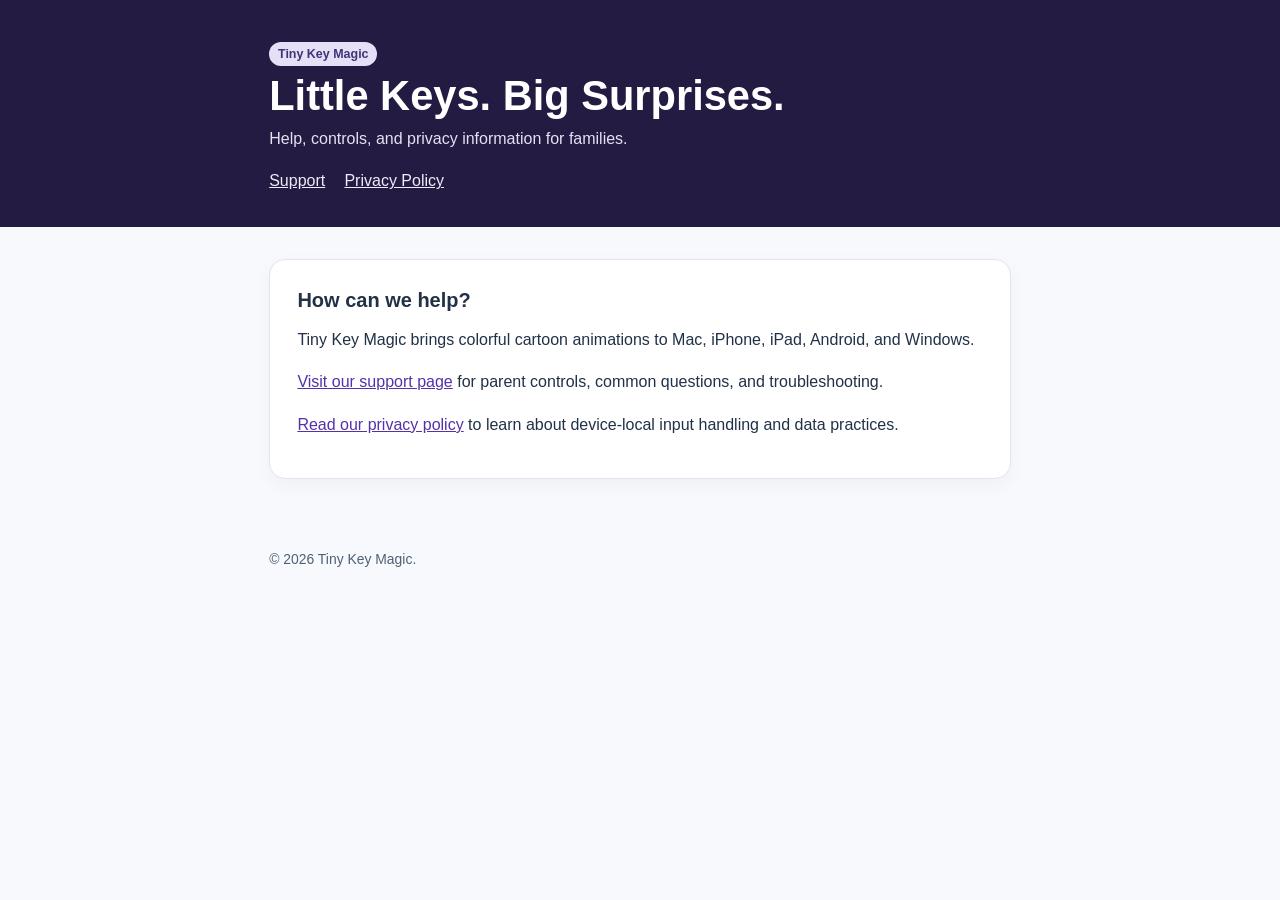
<file: index.html>
<!doctype html>
<html lang="en"><head><meta charset="utf-8"><meta name="viewport" content="width=device-width, initial-scale=1"><meta name="description" content="Tiny Key Magic support and privacy information."><title>Tiny Key Magic — Support & Privacy</title><link rel="stylesheet" href="style.css"></head>
<body><header><div class="wrap"><span class="tag">Tiny Key Magic</span><h1>Little Keys. Big Surprises.</h1><p>Help, controls, and privacy information for families.</p><nav><a href="support.html">Support</a><a href="privacy.html">Privacy Policy</a></nav></div></header>
<main><section class="card"><h2>How can we help?</h2><p>Tiny Key Magic brings colorful cartoon animations to Mac, iPhone, iPad, Android, and Windows.</p><p><a href="support.html">Visit our support page</a> for parent controls, common questions, and troubleshooting.</p><p><a href="privacy.html">Read our privacy policy</a> to learn about device-local input handling and data practices.</p></section></main>
<footer><small>© 2026 Tiny Key Magic.</small></footer></body></html>
</file>
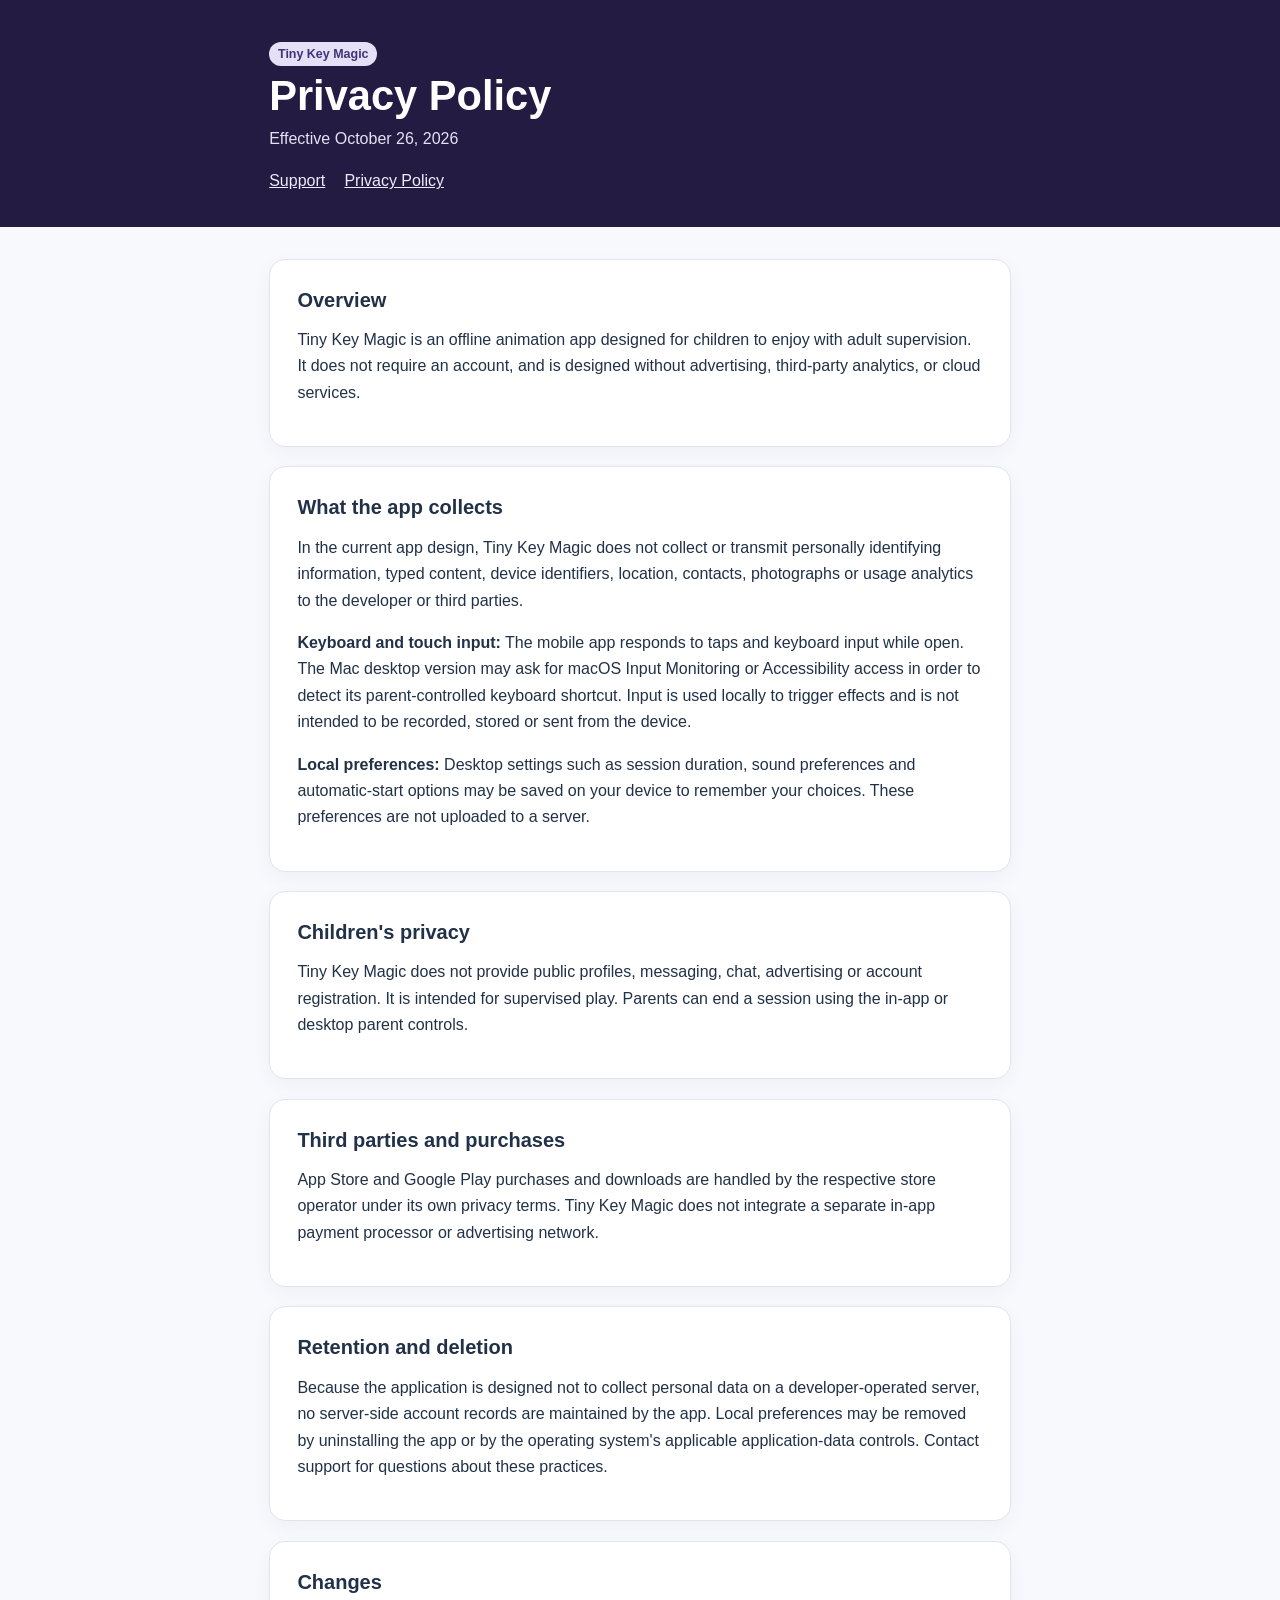
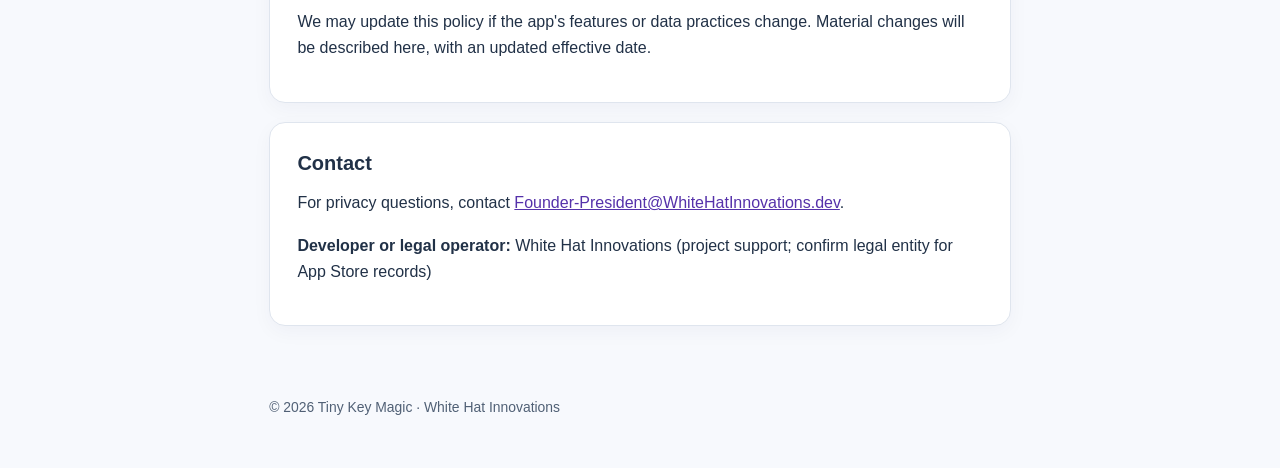
<file: privacy.html>
<!doctype html>
<html lang="en"><head><meta charset="utf-8"><meta name="viewport" content="width=device-width, initial-scale=1"><meta name="description" content="How Tiny Key Magic handles keyboard and touch input, local preferences and children's privacy."><title>Privacy Policy | Tiny Key Magic</title><link rel="stylesheet" href="style.css"></head>
<body><header><div class="wrap"><span class="tag">Tiny Key Magic</span><h1>Privacy Policy</h1><p>Effective October 26, 2026</p><nav><a href="support.html">Support</a><a href="privacy.html" aria-current="page">Privacy Policy</a></nav></div></header>
<main>
<section class="card"><h2>Overview</h2><p>Tiny Key Magic is an offline animation app designed for children to enjoy with adult supervision. It does not require an account, and is designed without advertising, third-party analytics, or cloud services.</p></section>
<section class="card"><h2>What the app collects</h2><p>In the current app design, Tiny Key Magic does not collect or transmit personally identifying information, typed content, device identifiers, location, contacts, photographs or usage analytics to the developer or third parties.</p><p><strong>Keyboard and touch input:</strong> The mobile app responds to taps and keyboard input while open. The Mac desktop version may ask for macOS Input Monitoring or Accessibility access in order to detect its parent-controlled keyboard shortcut. Input is used locally to trigger effects and is not intended to be recorded, stored or sent from the device.</p><p><strong>Local preferences:</strong> Desktop settings such as session duration, sound preferences and automatic-start options may be saved on your device to remember your choices. These preferences are not uploaded to a server.</p></section>
<section class="card"><h2>Children's privacy</h2><p>Tiny Key Magic does not provide public profiles, messaging, chat, advertising or account registration. It is intended for supervised play. Parents can end a session using the in-app or desktop parent controls.</p></section>
<section class="card"><h2>Third parties and purchases</h2><p>App Store and Google Play purchases and downloads are handled by the respective store operator under its own privacy terms. Tiny Key Magic does not integrate a separate in-app payment processor or advertising network.</p></section>
<section class="card"><h2>Retention and deletion</h2><p>Because the application is designed not to collect personal data on a developer-operated server, no server-side account records are maintained by the app. Local preferences may be removed by uninstalling the app or by the operating system's applicable application-data controls. Contact support for questions about these practices.</p></section>
<section class="card"><h2>Changes</h2><p>We may update this policy if the app's features or data practices change. Material changes will be described here, with an updated effective date.</p></section>
<section class="card"><h2>Contact</h2><p>For privacy questions, contact <a href="mailto:Founder-President@WhiteHatInnovations.dev">Founder-President@WhiteHatInnovations.dev</a>.</p><p><strong>Developer or legal operator:</strong> White Hat Innovations (project support; confirm legal entity for App Store records)</p></section>
</main><footer><small>© 2026 Tiny Key Magic · White Hat Innovations</small></footer></body></html>
</file>
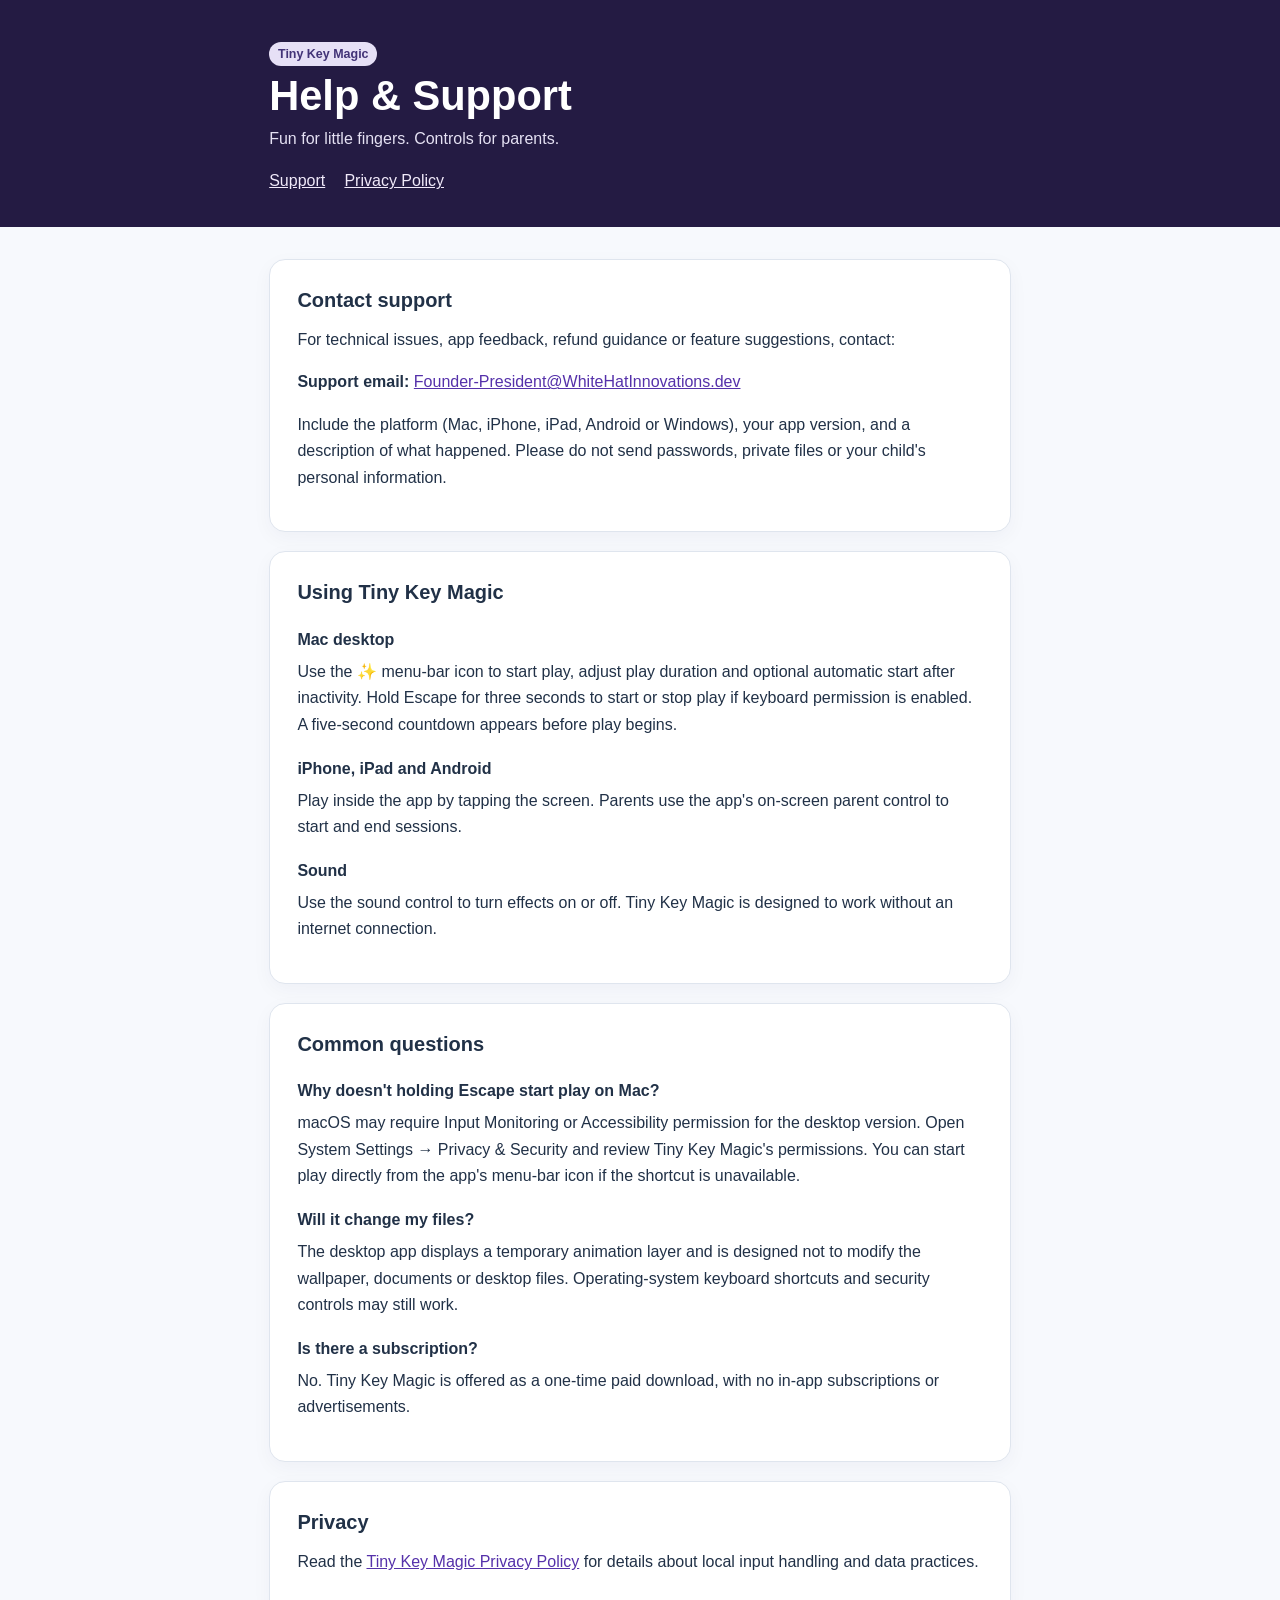
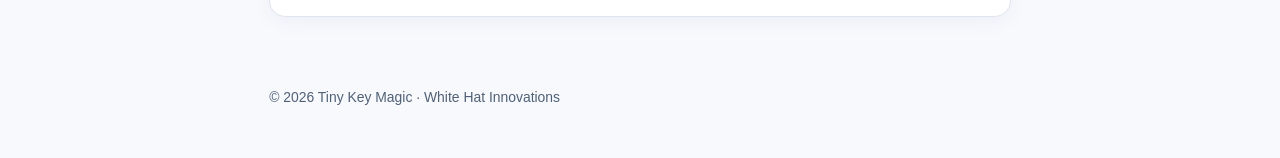
<file: support.html>
<!doctype html>
<html lang="en"><head><meta charset="utf-8"><meta name="viewport" content="width=device-width, initial-scale=1"><meta name="description" content="Tiny Key Magic app support, parent controls, keyboard access and troubleshooting."><title>Support | Tiny Key Magic</title><link rel="stylesheet" href="style.css"></head>
<body><header><div class="wrap"><span class="tag">Tiny Key Magic</span><h1>Help & Support</h1><p>Fun for little fingers. Controls for parents.</p><nav><a href="support.html" aria-current="page">Support</a><a href="privacy.html">Privacy Policy</a></nav></div></header>
<main>
<section class="card"><h2>Contact support</h2><p>For technical issues, app feedback, refund guidance or feature suggestions, contact:</p><p><strong>Support email:</strong> <a href="mailto:Founder-President@WhiteHatInnovations.dev">Founder-President@WhiteHatInnovations.dev</a></p><p>Include the platform (Mac, iPhone, iPad, Android or Windows), your app version, and a description of what happened. Please do not send passwords, private files or your child's personal information.</p></section>
<section class="card"><h2>Using Tiny Key Magic</h2><h3>Mac desktop</h3><p>Use the ✨ menu-bar icon to start play, adjust play duration and optional automatic start after inactivity. Hold Escape for three seconds to start or stop play if keyboard permission is enabled. A five-second countdown appears before play begins.</p><h3>iPhone, iPad and Android</h3><p>Play inside the app by tapping the screen. Parents use the app's on-screen parent control to start and end sessions.</p><h3>Sound</h3><p>Use the sound control to turn effects on or off. Tiny Key Magic is designed to work without an internet connection.</p></section>
<section class="card"><h2>Common questions</h2><h3>Why doesn't holding Escape start play on Mac?</h3><p>macOS may require Input Monitoring or Accessibility permission for the desktop version. Open System Settings → Privacy &amp; Security and review Tiny Key Magic's permissions. You can start play directly from the app's menu-bar icon if the shortcut is unavailable.</p><h3>Will it change my files?</h3><p>The desktop app displays a temporary animation layer and is designed not to modify the wallpaper, documents or desktop files. Operating-system keyboard shortcuts and security controls may still work.</p><h3>Is there a subscription?</h3><p>No. Tiny Key Magic is offered as a one-time paid download, with no in-app subscriptions or advertisements.</p></section>
<section class="card"><h2>Privacy</h2><p>Read the <a href="privacy.html">Tiny Key Magic Privacy Policy</a> for details about local input handling and data practices.</p></section>
</main><footer><small>© 2026 Tiny Key Magic · White Hat Innovations</small></footer></body></html>
</file>
<file: style.css>
:root{color-scheme:light;--ink:#213147;--muted:#506075;--bg:#f7f9fd;--card:#fff;--violet:#7654c4;--border:#dfe5ee}*{box-sizing:border-box}html{font-family:-apple-system,BlinkMacSystemFont,"Segoe UI",sans-serif}body{margin:0;background:var(--bg);color:var(--ink);line-height:1.65}header{background:#241b43;color:#fff;padding:2.5rem 1rem 2rem}header .wrap,main,footer{max-width:780px;margin:0 auto;padding-left:1.2rem;padding-right:1.2rem}header a{color:#e3d5ff}header h1{margin:.3rem 0;font-size:clamp(1.8rem,5vw,2.6rem);line-height:1.2}header p{color:#e5e1f3;margin:0}main{padding-top:2rem;padding-bottom:3rem}.card{background:var(--card);border:1px solid var(--border);padding:1.5rem 1.7rem;border-radius:16px;box-shadow:0 6px 20px #1826400a;margin-bottom:1.2rem}h2{font-size:1.25rem;margin:0 0 .65rem}h3{font-size:1rem;margin:1.1rem 0 .2rem}p{margin:.35rem 0 1rem}li{margin:.2rem 0}a{color:#5531aa;overflow-wrap:anywhere}nav{display:flex;gap:1.2rem;margin-top:1rem}nav a{color:#f1eafa}footer{color:var(--muted);padding-bottom:3rem}small{font-size:.87rem}.tag{display:inline-block;background:#e6e0f6;color:#423377;padding:.1rem .55rem;border-radius:1rem;font-weight:650;font-size:.78rem}code{background:#f3f0fa;padding:.15rem .3rem;border-radius:4px}
</file>
